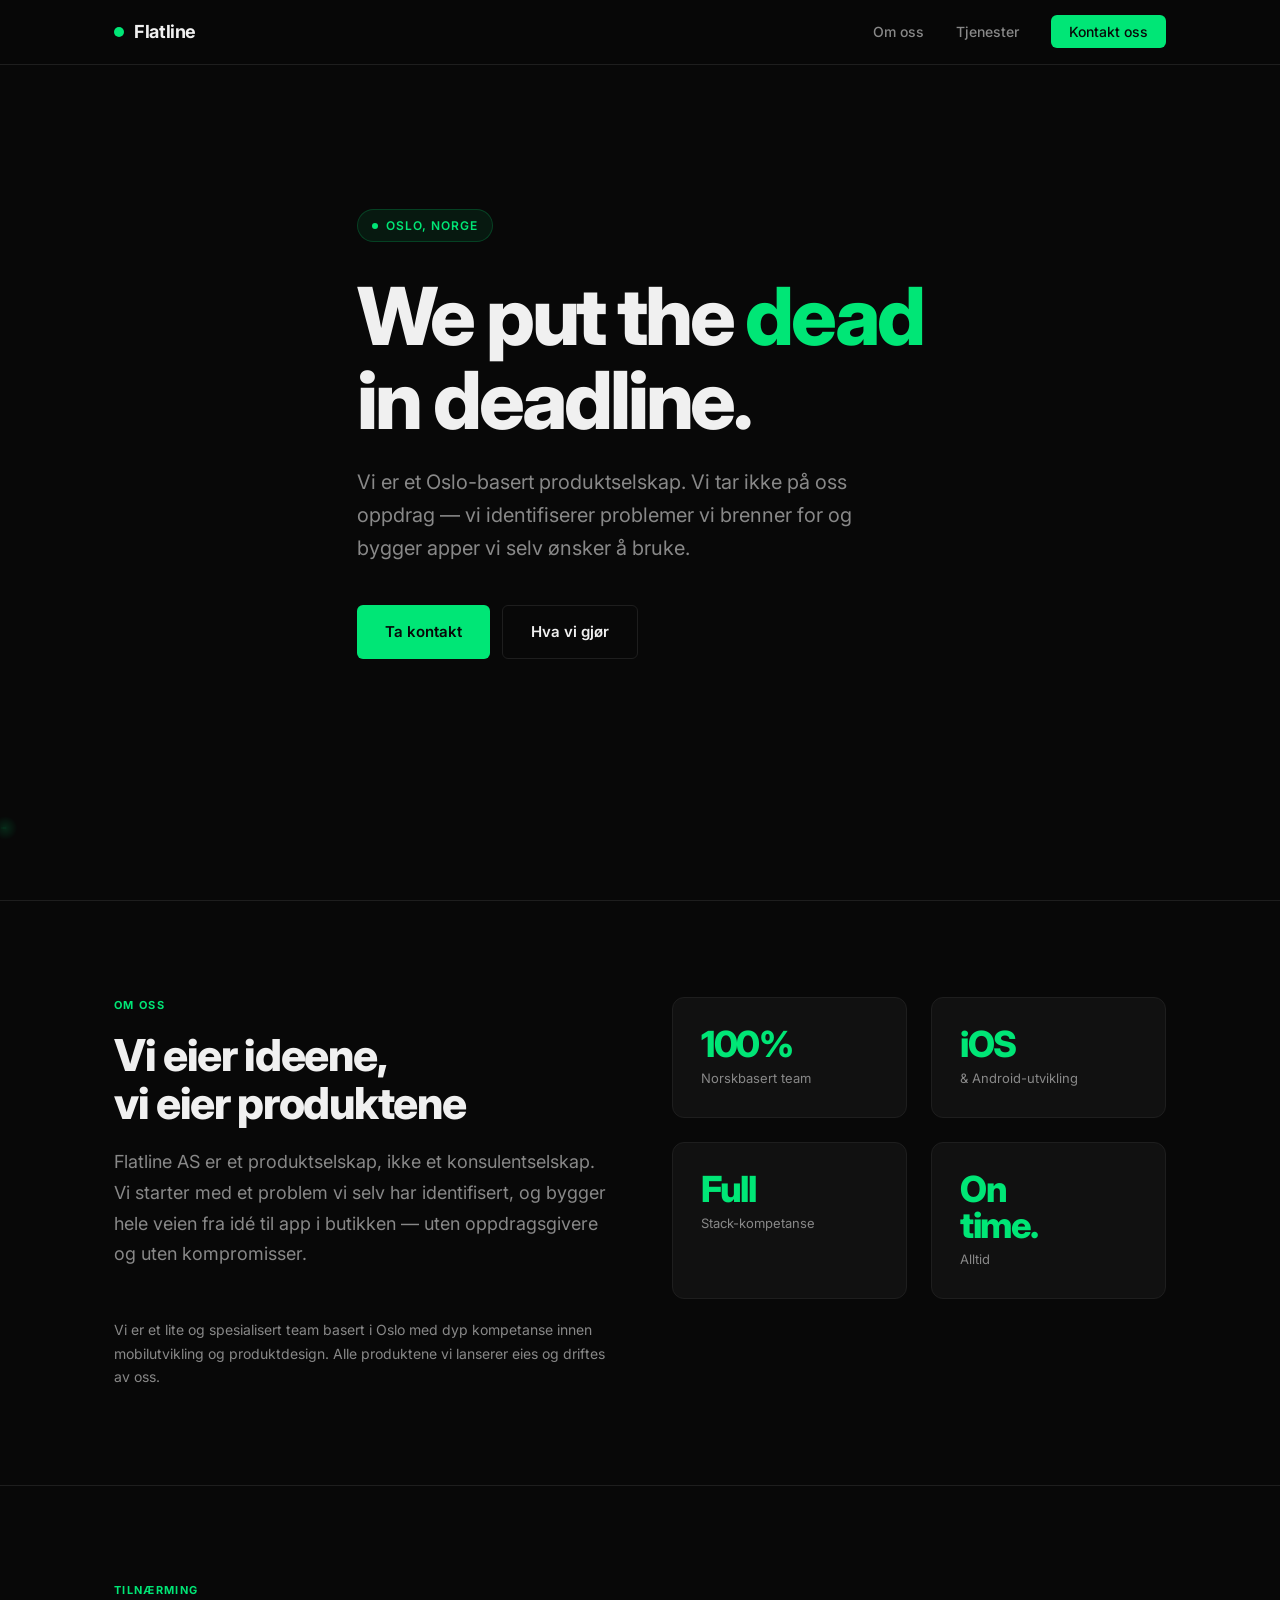
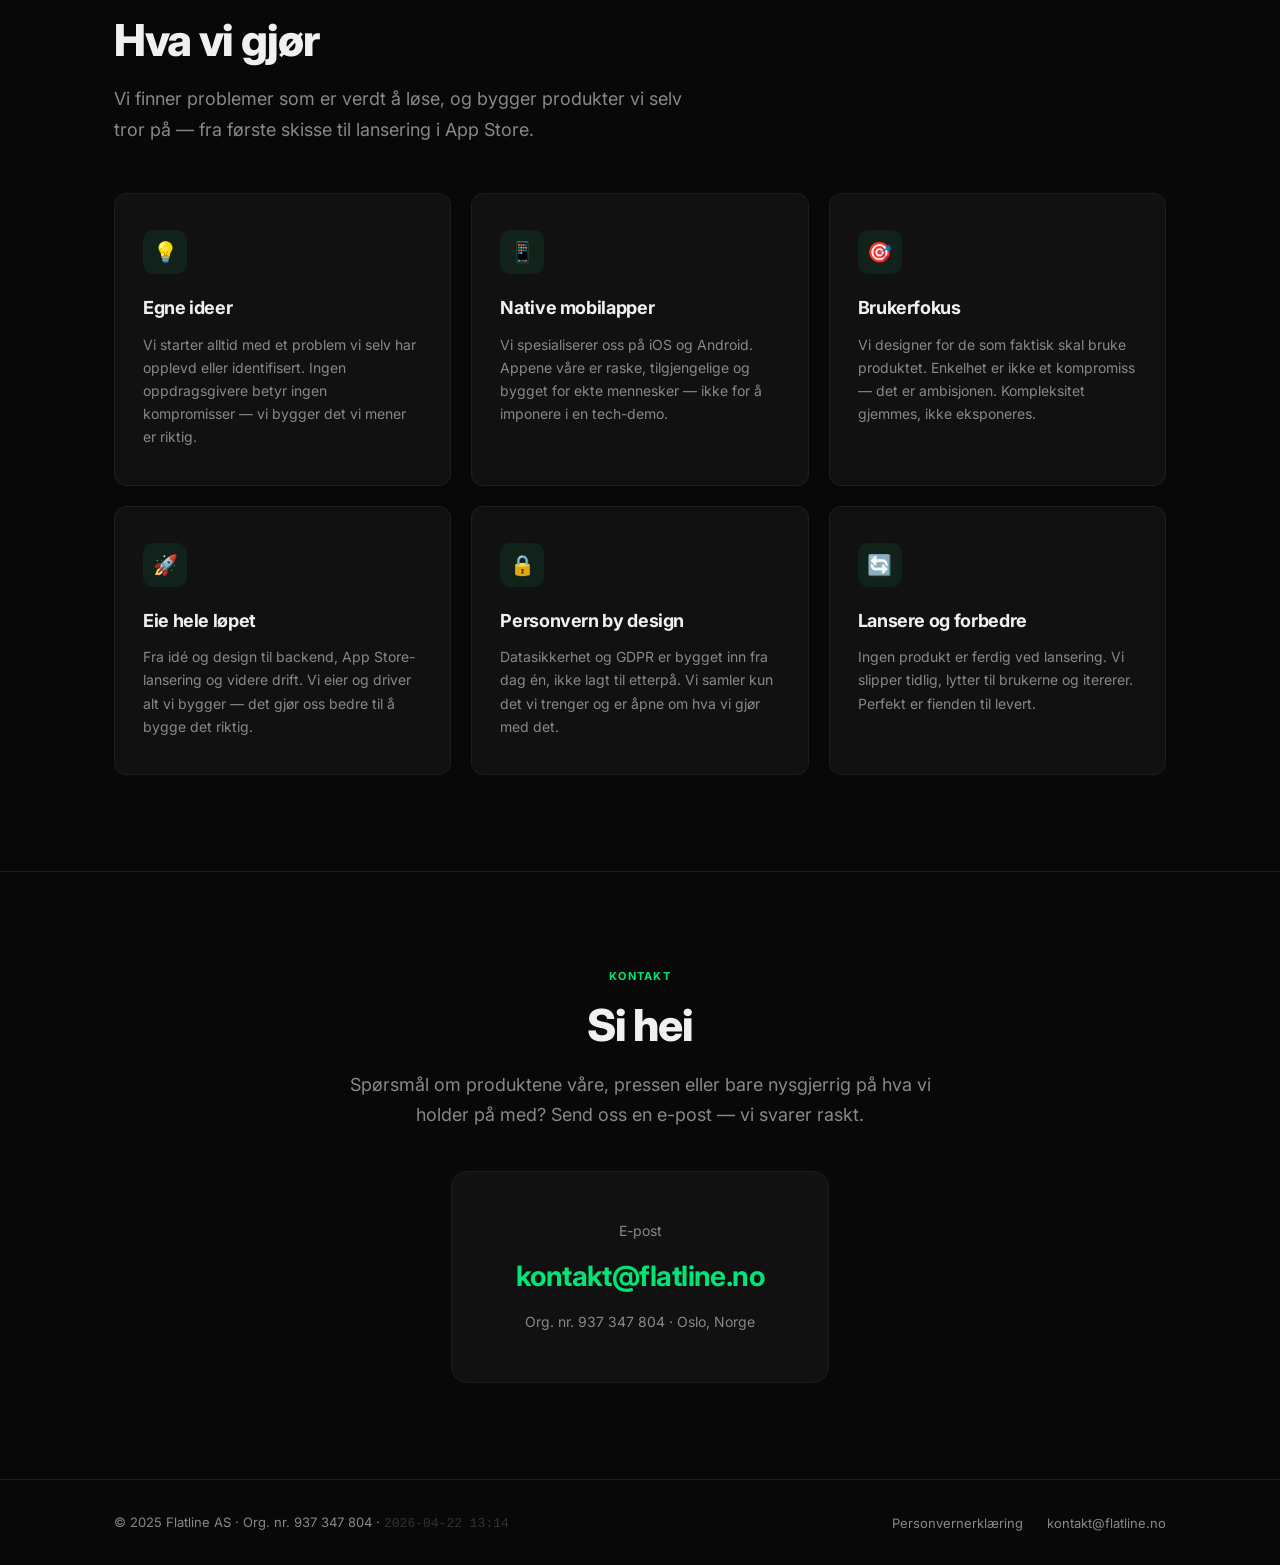
<file: index.html>
<!DOCTYPE html>
<html lang="no">
<head>
  <meta charset="UTF-8" />
  <meta name="viewport" content="width=device-width, initial-scale=1.0" />
  <title>Flatline AS — We put the dead in deadline</title>
  <meta name="description" content="Flatline AS er et Oslo-basert teknologiselskap som utvikler digitale produkter, mobilapper og nettsystemer." />
  <meta property="og:title" content="Flatline AS" />
  <meta property="og:description" content="We put the dead in deadline." />
  <meta property="og:type" content="website" />
  <meta name="theme-color" content="#080808" />
  <link rel="preconnect" href="https://fonts.googleapis.com" />
  <link rel="preconnect" href="https://fonts.gstatic.com" crossorigin />
  <link href="https://fonts.googleapis.com/css2?family=Inter:wght@400;500;600;700;800&display=swap" rel="stylesheet" />
  <link rel="stylesheet" href="style.css" />
</head>
<body>

  <!-- ── Nav ── -->
  <nav>
    <div class="nav-inner">
      <a href="/" class="nav-logo">
        <div class="logo-dot"></div>
        Flatline
      </a>
      <ul class="nav-links">
        <li><a href="#about">Om oss</a></li>
        <li><a href="#services">Tjenester</a></li>
        <li><a href="#contact" class="nav-cta">Kontakt oss</a></li>
      </ul>
    </div>
  </nav>

  <!-- ── Hero ── -->
  <section id="hero">
    <div class="container hero-content">
      <div class="hero-tag">Oslo, Norge</div>
      <h1>We put the <em>dead</em><br>in deadline.</h1>
      <p class="hero-sub">
        Vi er et Oslo-basert produktselskap. Vi tar ikke på oss oppdrag —
        vi identifiserer problemer vi brenner for og bygger apper vi selv ønsker å bruke.
      </p>
      <div class="hero-actions">
        <a href="#contact" class="btn btn-primary">Ta kontakt</a>
        <a href="#services" class="btn btn-ghost">Hva vi gjør</a>
      </div>
    </div>
    <canvas class="ekg-wrap" id="ekgCanvas"></canvas>
  </section>

  <!-- ── About ── -->
  <section id="about">
    <div class="container">
      <div class="about-grid">
        <div>
          <div class="section-label">Om oss</div>
          <h2>Vi eier ideene,<br>vi eier produktene</h2>
          <p class="lead">
            Flatline AS er et produktselskap, ikke et konsulentselskap.
            Vi starter med et problem vi selv har identifisert, og bygger
            hele veien fra idé til app i butikken — uten oppdragsgivere
            og uten kompromisser.
          </p>
          <p style="color: var(--muted); font-size: 14px; line-height: 1.7;">
            Vi er et lite og spesialisert team basert i Oslo med dyp kompetanse
            innen mobilutvikling og produktdesign. Alle produktene vi lanserer
            eies og driftes av oss.
          </p>
        </div>
        <div class="about-facts">
          <div class="fact-card">
            <div class="num">100%</div>
            <div class="label">Norskbasert team</div>
          </div>
          <div class="fact-card">
            <div class="num">iOS</div>
            <div class="label">& Android-utvikling</div>
          </div>
          <div class="fact-card">
            <div class="num">Full</div>
            <div class="label">Stack-kompetanse</div>
          </div>
          <div class="fact-card">
            <div class="num">On<br>time.</div>
            <div class="label" style="margin-top: 4px;">Alltid</div>
          </div>
        </div>
      </div>
    </div>
  </section>

  <!-- ── How we work ── -->
  <section id="services">
    <div class="container">
      <div class="section-label">Tilnærming</div>
      <h2>Hva vi gjør</h2>
      <p class="lead">
        Vi finner problemer som er verdt å løse, og bygger produkter vi selv tror på —
        fra første skisse til lansering i App Store.
      </p>
      <div class="services-grid">
        <div class="service-card">
          <div class="service-icon">💡</div>
          <h3>Egne ideer</h3>
          <p>
            Vi starter alltid med et problem vi selv har opplevd eller identifisert.
            Ingen oppdragsgivere betyr ingen kompromisser — vi bygger det vi mener er riktig.
          </p>
        </div>
        <div class="service-card">
          <div class="service-icon">📱</div>
          <h3>Native mobilapper</h3>
          <p>
            Vi spesialiserer oss på iOS og Android. Appene våre er raske,
            tilgjengelige og bygget for ekte mennesker — ikke for å imponere
            i en tech-demo.
          </p>
        </div>
        <div class="service-card">
          <div class="service-icon">🎯</div>
          <h3>Brukerfokus</h3>
          <p>
            Vi designer for de som faktisk skal bruke produktet. Enkelhet er
            ikke et kompromiss — det er ambisjonen. Kompleksitet gjemmes,
            ikke eksponeres.
          </p>
        </div>
        <div class="service-card">
          <div class="service-icon">🚀</div>
          <h3>Eie hele løpet</h3>
          <p>
            Fra idé og design til backend, App Store-lansering og videre drift.
            Vi eier og driver alt vi bygger — det gjør oss bedre til å bygge det riktig.
          </p>
        </div>
        <div class="service-card">
          <div class="service-icon">🔒</div>
          <h3>Personvern by design</h3>
          <p>
            Datasikkerhet og GDPR er bygget inn fra dag én, ikke lagt til etterpå.
            Vi samler kun det vi trenger og er åpne om hva vi gjør med det.
          </p>
        </div>
        <div class="service-card">
          <div class="service-icon">🔄</div>
          <h3>Lansere og forbedre</h3>
          <p>
            Ingen produkt er ferdig ved lansering. Vi slipper tidlig,
            lytter til brukerne og itererer. Perfekt er fienden til levert.
          </p>
        </div>
      </div>
    </div>
  </section>

  <!-- ── Contact ── -->
  <section id="contact">
    <div class="container">
      <div class="section-label">Kontakt</div>
      <h2>Si hei</h2>
      <p class="lead">
        Spørsmål om produktene våre, pressen eller bare nysgjerrig på hva vi holder på med?
        Send oss en e-post — vi svarer raskt.
      </p>
      <div class="contact-card">
        <div class="hint">E-post</div>
        <a class="email" href="mailto:kontakt@flatline.no">kontakt@flatline.no</a>
        <div class="hint">Org. nr. 937 347 804 · Oslo, Norge</div>
      </div>
    </div>
  </section>

  <!-- ── Footer ── -->
  <footer>
    <div class="footer-inner">
      <div class="footer-left">
        © 2025 Flatline AS · Org. nr. 937 347 804 · <span style="color: var(--faint); font-family: monospace;">2026-04-22 13:14</span>
      </div>
      <div class="footer-right">
        <a href="personvern.html">Personvernerklæring</a>
        <a href="mailto:kontakt@flatline.no">kontakt@flatline.no</a>
      </div>
    </div>
  </footer>

  <script src="script.js"></script>
</body>
</html>
</file>
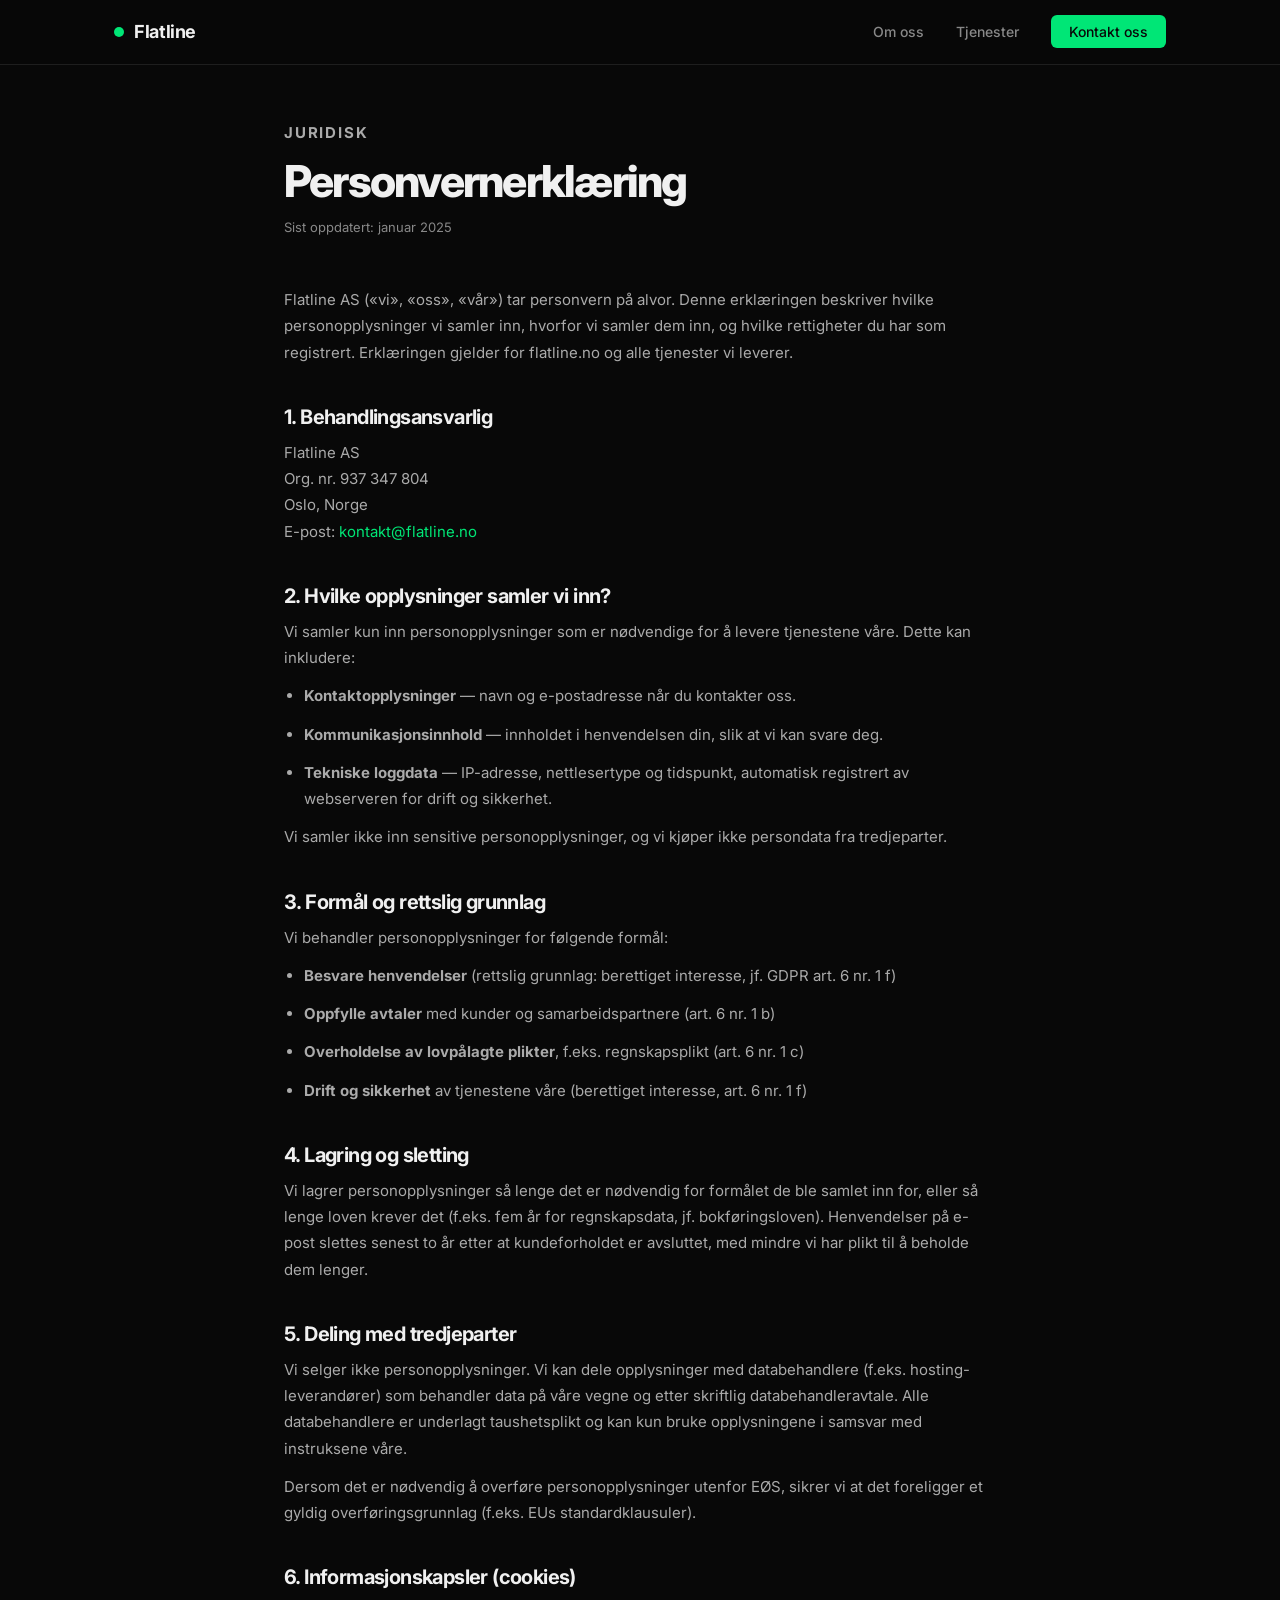
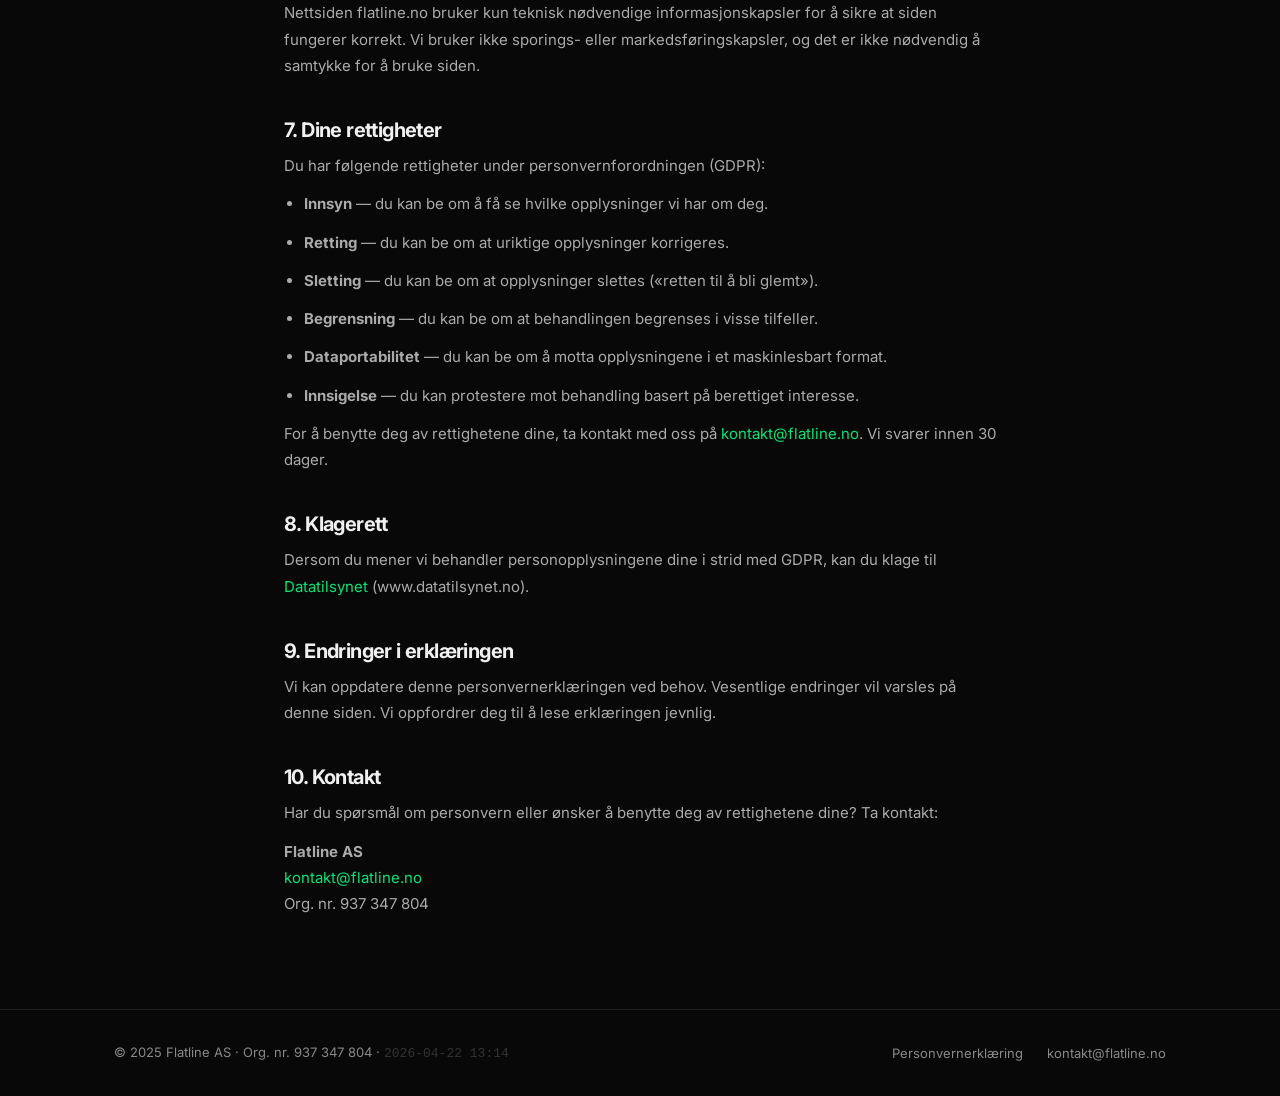
<file: personvern.html>
<!DOCTYPE html>
<html lang="no">
<head>
  <meta charset="UTF-8" />
  <meta name="viewport" content="width=device-width, initial-scale=1.0" />
  <title>Personvernerklæring — Flatline AS</title>
  <meta name="description" content="Personvernerklæring for Flatline AS." />
  <meta name="theme-color" content="#080808" />
  <link rel="preconnect" href="https://fonts.googleapis.com" />
  <link rel="preconnect" href="https://fonts.gstatic.com" crossorigin />
  <link href="https://fonts.googleapis.com/css2?family=Inter:wght@400;500;600;700;800&display=swap" rel="stylesheet" />
  <link rel="stylesheet" href="style.css" />
</head>
<body>

  <!-- ── Nav ── -->
  <nav>
    <div class="nav-inner">
      <a href="/" class="nav-logo">
        <div class="logo-dot"></div>
        Flatline
      </a>
      <ul class="nav-links">
        <li><a href="/#about">Om oss</a></li>
        <li><a href="/#services">Tjenester</a></li>
        <li><a href="/#contact" class="nav-cta">Kontakt oss</a></li>
      </ul>
    </div>
  </nav>

  <div class="page-wrap">
    <p class="section-label">Juridisk</p>
    <h1>Personvernerklæring</h1>
    <p class="updated">Sist oppdatert: januar 2025</p>

    <p>
      Flatline AS («vi», «oss», «vår») tar personvern på alvor. Denne erklæringen beskriver
      hvilke personopplysninger vi samler inn, hvorfor vi samler dem inn, og hvilke rettigheter
      du har som registrert. Erklæringen gjelder for flatline.no og alle tjenester vi leverer.
    </p>

    <h2>1. Behandlingsansvarlig</h2>
    <p>
      Flatline AS<br>
      Org. nr. 937 347 804<br>
      Oslo, Norge<br>
      E-post: <a href="mailto:kontakt@flatline.no">kontakt@flatline.no</a>
    </p>

    <h2>2. Hvilke opplysninger samler vi inn?</h2>
    <p>Vi samler kun inn personopplysninger som er nødvendige for å levere tjenestene våre. Dette kan inkludere:</p>
    <ul>
      <li><strong>Kontaktopplysninger</strong> — navn og e-postadresse når du kontakter oss.</li>
      <li><strong>Kommunikasjonsinnhold</strong> — innholdet i henvendelsen din, slik at vi kan svare deg.</li>
      <li><strong>Tekniske loggdata</strong> — IP-adresse, nettlesertype og tidspunkt, automatisk registrert av webserveren for drift og sikkerhet.</li>
    </ul>
    <p>Vi samler ikke inn sensitive personopplysninger, og vi kjøper ikke persondata fra tredjeparter.</p>

    <h2>3. Formål og rettslig grunnlag</h2>
    <p>Vi behandler personopplysninger for følgende formål:</p>
    <ul>
      <li><strong>Besvare henvendelser</strong> (rettslig grunnlag: berettiget interesse, jf. GDPR art. 6 nr. 1 f)</li>
      <li><strong>Oppfylle avtaler</strong> med kunder og samarbeidspartnere (art. 6 nr. 1 b)</li>
      <li><strong>Overholdelse av lovpålagte plikter</strong>, f.eks. regnskapsplikt (art. 6 nr. 1 c)</li>
      <li><strong>Drift og sikkerhet</strong> av tjenestene våre (berettiget interesse, art. 6 nr. 1 f)</li>
    </ul>

    <h2>4. Lagring og sletting</h2>
    <p>
      Vi lagrer personopplysninger så lenge det er nødvendig for formålet de ble samlet inn for,
      eller så lenge loven krever det (f.eks. fem år for regnskapsdata, jf. bokføringsloven).
      Henvendelser på e-post slettes senest to år etter at kundeforholdet er avsluttet,
      med mindre vi har plikt til å beholde dem lenger.
    </p>

    <h2>5. Deling med tredjeparter</h2>
    <p>
      Vi selger ikke personopplysninger. Vi kan dele opplysninger med databehandlere
      (f.eks. hosting-leverandører) som behandler data på våre vegne og etter skriftlig
      databehandleravtale. Alle databehandlere er underlagt taushetsplikt og kan kun bruke
      opplysningene i samsvar med instruksene våre.
    </p>
    <p>
      Dersom det er nødvendig å overføre personopplysninger utenfor EØS, sikrer vi at
      det foreligger et gyldig overføringsgrunnlag (f.eks. EUs standardklausuler).
    </p>

    <h2>6. Informasjonskapsler (cookies)</h2>
    <p>
      Nettsiden flatline.no bruker kun teknisk nødvendige informasjonskapsler for å sikre
      at siden fungerer korrekt. Vi bruker ikke sporings- eller markedsføringskapsler,
      og det er ikke nødvendig å samtykke for å bruke siden.
    </p>

    <h2>7. Dine rettigheter</h2>
    <p>
      Du har følgende rettigheter under personvernforordningen (GDPR):
    </p>
    <ul>
      <li><strong>Innsyn</strong> — du kan be om å få se hvilke opplysninger vi har om deg.</li>
      <li><strong>Retting</strong> — du kan be om at uriktige opplysninger korrigeres.</li>
      <li><strong>Sletting</strong> — du kan be om at opplysninger slettes («retten til å bli glemt»).</li>
      <li><strong>Begrensning</strong> — du kan be om at behandlingen begrenses i visse tilfeller.</li>
      <li><strong>Dataportabilitet</strong> — du kan be om å motta opplysningene i et maskinlesbart format.</li>
      <li><strong>Innsigelse</strong> — du kan protestere mot behandling basert på berettiget interesse.</li>
    </ul>
    <p>
      For å benytte deg av rettighetene dine, ta kontakt med oss på
      <a href="mailto:kontakt@flatline.no">kontakt@flatline.no</a>.
      Vi svarer innen 30 dager.
    </p>

    <h2>8. Klagerett</h2>
    <p>
      Dersom du mener vi behandler personopplysningene dine i strid med GDPR, kan du
      klage til <a href="https://www.datatilsynet.no" target="_blank" rel="noopener">Datatilsynet</a>
      (www.datatilsynet.no).
    </p>

    <h2>9. Endringer i erklæringen</h2>
    <p>
      Vi kan oppdatere denne personvernerklæringen ved behov. Vesentlige endringer vil
      varsles på denne siden. Vi oppfordrer deg til å lese erklæringen jevnlig.
    </p>

    <h2>10. Kontakt</h2>
    <p>
      Har du spørsmål om personvern eller ønsker å benytte deg av rettighetene dine?
      Ta kontakt:
    </p>
    <p>
      <strong>Flatline AS</strong><br>
      <a href="mailto:kontakt@flatline.no">kontakt@flatline.no</a><br>
      Org. nr. 937 347 804
    </p>
  </div>

  <!-- ── Footer ── -->
  <footer>
    <div class="footer-inner">
      <div class="footer-left">
        © 2025 Flatline AS · Org. nr. 937 347 804 · <span style="color: var(--faint); font-family: monospace;">2026-04-22 13:14</span>
      </div>
      <div class="footer-right">
        <a href="personvern.html">Personvernerklæring</a>
        <a href="mailto:kontakt@flatline.no">kontakt@flatline.no</a>
      </div>
    </div>
  </footer>

</body>
</html>
</file>
<file: style.css>
/* ── Reset & base ─────────────────────────────────────────── */
*, *::before, *::after { box-sizing: border-box; margin: 0; padding: 0; }

:root {
  --bg:       #080808;
  --surface:  #111111;
  --border:   #1e1e1e;
  --green:    #00e676;
  --green-dim:#00c45e;
  --text:     #f0f0f0;
  --muted:    #888888;
  --faint:    #333333;

  --font: 'Inter', system-ui, -apple-system, sans-serif;
  --radius: 6px;
  --max: 1100px;
  --transition: 0.25s ease;
}

html { scroll-behavior: smooth; }

body {
  background: var(--bg);
  color: var(--text);
  font-family: var(--font);
  font-size: 16px;
  line-height: 1.6;
  -webkit-font-smoothing: antialiased;
}

a { color: var(--green); text-decoration: none; transition: opacity var(--transition); }
a:hover { opacity: 0.75; }

/* ── Layout ───────────────────────────────────────────────── */
.container { max-width: var(--max); margin: 0 auto; padding: 0 24px; }

section { padding: 96px 0; }

/* ── Nav ──────────────────────────────────────────────────── */
nav {
  position: fixed;
  top: 0; left: 0; right: 0;
  z-index: 100;
  border-bottom: 1px solid var(--border);
  background: rgba(8, 8, 8, 0.90);
  backdrop-filter: blur(12px);
  -webkit-backdrop-filter: blur(12px);
}

.nav-inner {
  max-width: var(--max);
  margin: 0 auto;
  padding: 0 24px;
  height: 64px;
  display: flex;
  align-items: center;
  justify-content: space-between;
}

.nav-logo {
  display: flex;
  align-items: center;
  gap: 10px;
  font-size: 18px;
  font-weight: 700;
  color: var(--text);
  letter-spacing: -0.02em;
}

.logo-dot {
  width: 10px; height: 10px;
  border-radius: 50%;
  background: var(--green);
  animation: pulse 2.4s ease-in-out infinite;
}

@keyframes pulse {
  0%, 100% { opacity: 1; transform: scale(1); }
  50%       { opacity: 0.4; transform: scale(0.7); }
}

.nav-links {
  display: flex;
  align-items: center;
  gap: 32px;
  list-style: none;
}

.nav-links a { color: var(--muted); font-size: 14px; font-weight: 500; }
.nav-links a:hover { color: var(--text); opacity: 1; }

.nav-cta {
  background: var(--green) !important;
  color: var(--bg) !important;
  padding: 8px 18px;
  border-radius: var(--radius);
  font-weight: 600;
  font-size: 14px !important;
}
.nav-cta:hover { opacity: 0.85 !important; }

/* ── Hero ─────────────────────────────────────────────────── */
#hero {
  min-height: 100vh;
  display: flex;
  flex-direction: column;
  justify-content: center;
  padding-top: 64px;
  position: relative;
  overflow: hidden;
}

.hero-content {
  position: relative;
  z-index: 2;
}

.hero-tag {
  display: inline-flex;
  align-items: center;
  gap: 8px;
  background: rgba(0, 230, 118, 0.08);
  border: 1px solid rgba(0, 230, 118, 0.2);
  color: var(--green);
  font-size: 12px;
  font-weight: 600;
  letter-spacing: 0.08em;
  text-transform: uppercase;
  padding: 6px 14px;
  border-radius: 100px;
  margin-bottom: 32px;
}

.hero-tag::before {
  content: '';
  width: 6px; height: 6px;
  border-radius: 50%;
  background: var(--green);
  animation: pulse 2.4s ease-in-out infinite;
}

h1 {
  font-size: clamp(42px, 7vw, 80px);
  font-weight: 800;
  letter-spacing: -0.04em;
  line-height: 1.05;
  margin-bottom: 24px;
}

h1 em {
  font-style: normal;
  color: var(--green);
}

.hero-sub {
  font-size: clamp(16px, 2vw, 20px);
  color: var(--muted);
  max-width: 520px;
  margin-bottom: 40px;
  line-height: 1.65;
}

.btn {
  display: inline-flex;
  align-items: center;
  gap: 8px;
  padding: 14px 28px;
  border-radius: var(--radius);
  font-size: 15px;
  font-weight: 600;
  cursor: pointer;
  transition: all var(--transition);
}

.btn-primary {
  background: var(--green);
  color: var(--bg);
}
.btn-primary:hover { background: var(--green-dim); opacity: 1; }

.btn-ghost {
  background: transparent;
  color: var(--text);
  border: 1px solid var(--border);
}
.btn-ghost:hover { border-color: var(--faint); background: var(--surface); opacity: 1; }

.hero-actions { display: flex; gap: 12px; flex-wrap: wrap; }

/* EKG canvas */
.ekg-wrap {
  position: absolute;
  bottom: 0; left: 0; right: 0;
  height: 160px;
  opacity: 0.18;
  pointer-events: none;
}

/* ── Section headings ────────────────────────────────────── */
.section-label {
  font-size: 11px;
  font-weight: 700;
  letter-spacing: 0.12em;
  text-transform: uppercase;
  color: var(--green);
  margin-bottom: 16px;
}

h2 {
  font-size: clamp(28px, 4vw, 44px);
  font-weight: 800;
  letter-spacing: -0.03em;
  line-height: 1.1;
  margin-bottom: 20px;
}

.lead {
  font-size: 18px;
  color: var(--muted);
  max-width: 600px;
  line-height: 1.7;
  margin-bottom: 48px;
}

/* ── About ────────────────────────────────────────────────── */
#about { border-top: 1px solid var(--border); }

.about-grid {
  display: grid;
  grid-template-columns: 1fr 1fr;
  gap: 64px;
  align-items: start;
}

.about-facts {
  display: grid;
  grid-template-columns: 1fr 1fr;
  gap: 24px;
}

.fact-card {
  background: var(--surface);
  border: 1px solid var(--border);
  border-radius: 12px;
  padding: 28px;
}

.fact-card .num {
  font-size: 36px;
  font-weight: 800;
  letter-spacing: -0.04em;
  color: var(--green);
  line-height: 1;
  margin-bottom: 6px;
}

.fact-card .label {
  font-size: 13px;
  color: var(--muted);
}

/* ── Services ─────────────────────────────────────────────── */
#services { border-top: 1px solid var(--border); }

.services-grid {
  display: grid;
  grid-template-columns: repeat(3, 1fr);
  gap: 20px;
}

.service-card {
  background: var(--surface);
  border: 1px solid var(--border);
  border-radius: 12px;
  padding: 36px 28px;
  transition: border-color var(--transition), transform var(--transition);
}

.service-card:hover {
  border-color: rgba(0, 230, 118, 0.25);
  transform: translateY(-3px);
}

.service-icon {
  width: 44px; height: 44px;
  background: rgba(0, 230, 118, 0.08);
  border-radius: 10px;
  display: flex;
  align-items: center;
  justify-content: center;
  margin-bottom: 20px;
  font-size: 20px;
}

.service-card h3 {
  font-size: 18px;
  font-weight: 700;
  letter-spacing: -0.02em;
  margin-bottom: 10px;
}

.service-card p {
  font-size: 14px;
  color: var(--muted);
  line-height: 1.65;
}

/* ── Contact ──────────────────────────────────────────────── */
#contact {
  border-top: 1px solid var(--border);
  text-align: center;
}

#contact .lead { margin: 0 auto 40px; }

.contact-card {
  display: inline-flex;
  flex-direction: column;
  align-items: center;
  gap: 12px;
  background: var(--surface);
  border: 1px solid var(--border);
  border-radius: 16px;
  padding: 48px 64px;
  margin: 0 auto;
}

.contact-card .email {
  font-size: clamp(20px, 3vw, 28px);
  font-weight: 700;
  letter-spacing: -0.02em;
  color: var(--green);
}

.contact-card .hint {
  font-size: 14px;
  color: var(--muted);
}

/* ── Footer ───────────────────────────────────────────────── */
footer {
  border-top: 1px solid var(--border);
  padding: 32px 0;
}

.footer-inner {
  max-width: var(--max);
  margin: 0 auto;
  padding: 0 24px;
  display: flex;
  align-items: center;
  justify-content: space-between;
  gap: 16px;
  flex-wrap: wrap;
}

.footer-left {
  font-size: 13px;
  color: var(--muted);
}

.footer-right {
  display: flex;
  gap: 24px;
  font-size: 13px;
}

.footer-right a { color: var(--muted); }
.footer-right a:hover { color: var(--text); opacity: 1; }

/* ── Personvern page ─────────────────────────────────────── */
.page-wrap {
  max-width: 760px;
  margin: 0 auto;
  padding: 120px 24px 80px;
}

.page-wrap h1 { font-size: clamp(28px, 4vw, 44px); margin-bottom: 12px; }
.page-wrap .updated { font-size: 13px; color: var(--muted); margin-bottom: 48px; }

.page-wrap h2 {
  font-size: 20px;
  font-weight: 700;
  margin: 40px 0 12px;
  color: var(--text);
}

.page-wrap p, .page-wrap li {
  font-size: 15px;
  color: #aaaaaa;
  line-height: 1.75;
  margin-bottom: 12px;
}

.page-wrap ul { padding-left: 20px; margin-bottom: 12px; }
.page-wrap li { list-style: disc; }

.page-wrap a { color: var(--green); }

/* ── Responsive ────────────────────────────────────────────── */
@media (max-width: 768px) {
  section { padding: 64px 0; }

  .nav-links { display: none; }

  .about-grid { grid-template-columns: 1fr; gap: 40px; }
  .about-facts { grid-template-columns: 1fr 1fr; }

  .services-grid { grid-template-columns: 1fr; }

  .contact-card { padding: 36px 28px; width: 100%; }

  .footer-inner { flex-direction: column; align-items: flex-start; }
}

@media (max-width: 480px) {
  .about-facts { grid-template-columns: 1fr; }
}
</file>
